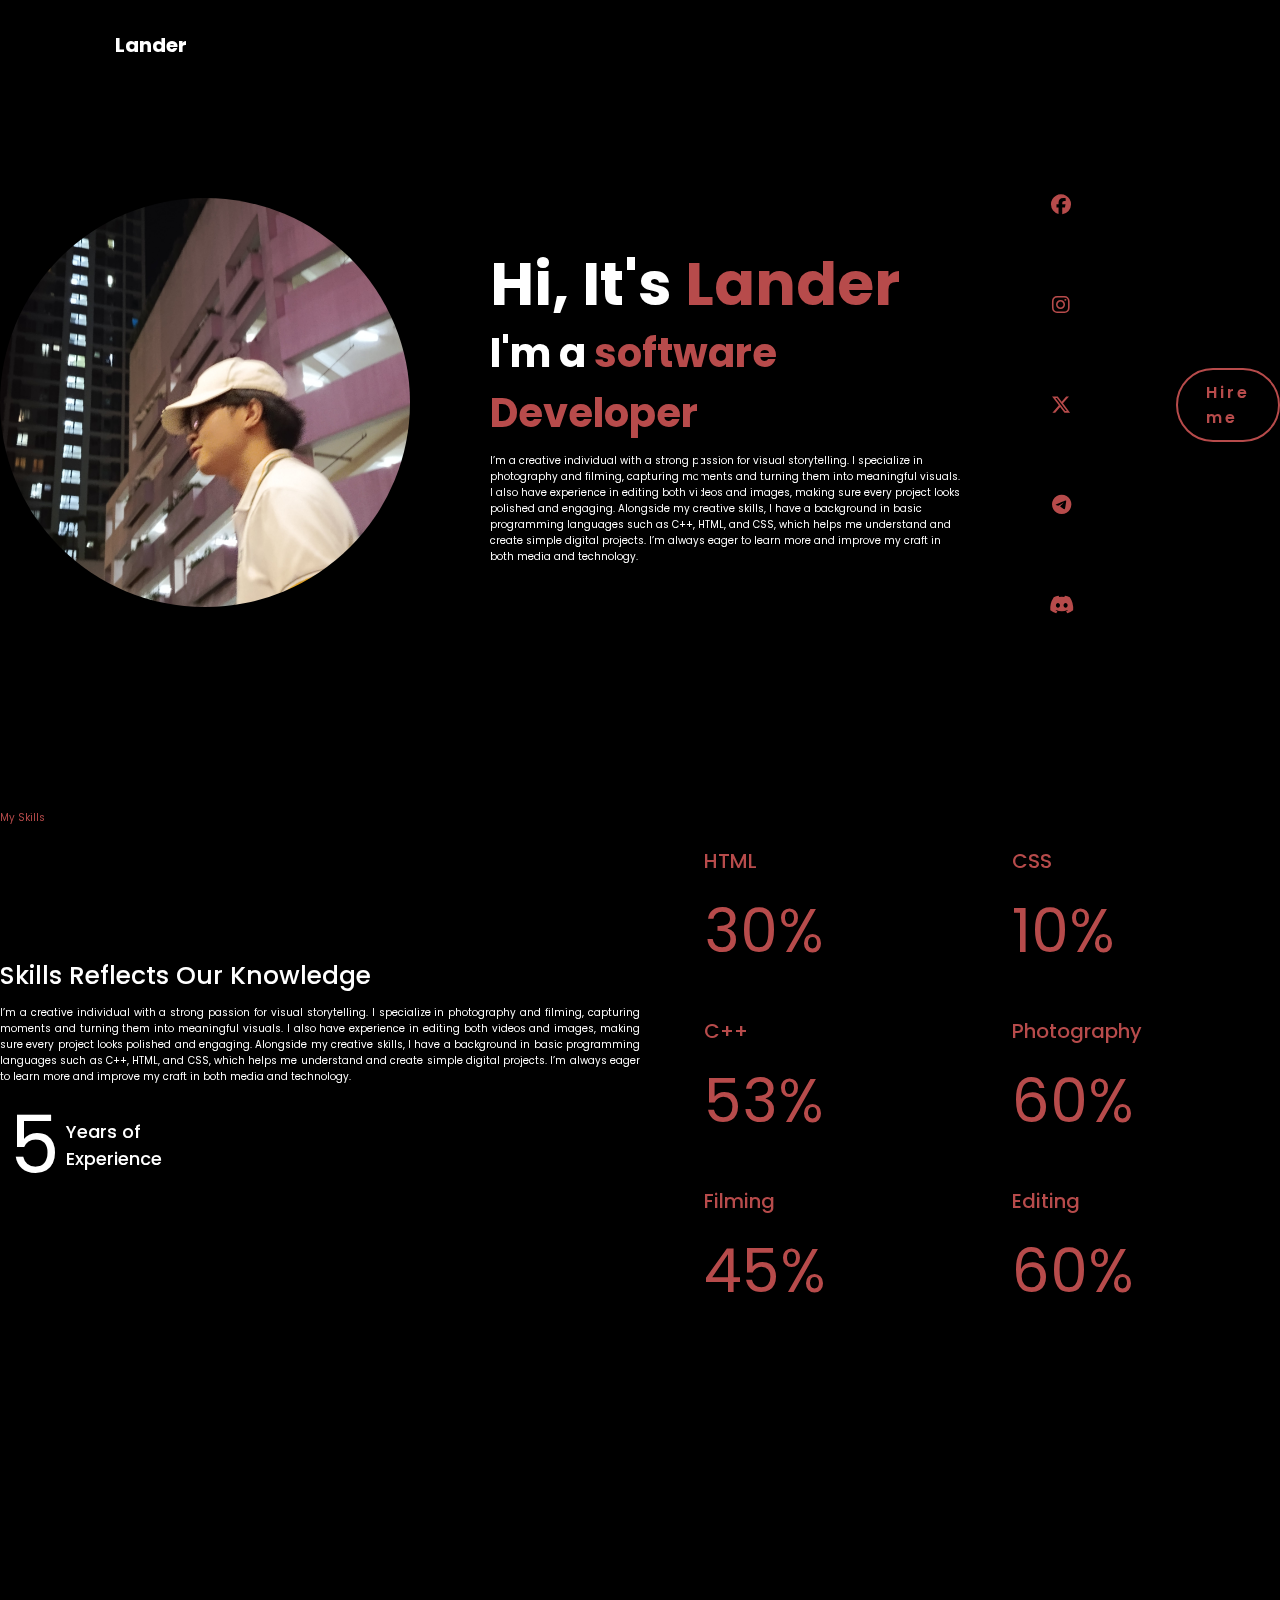
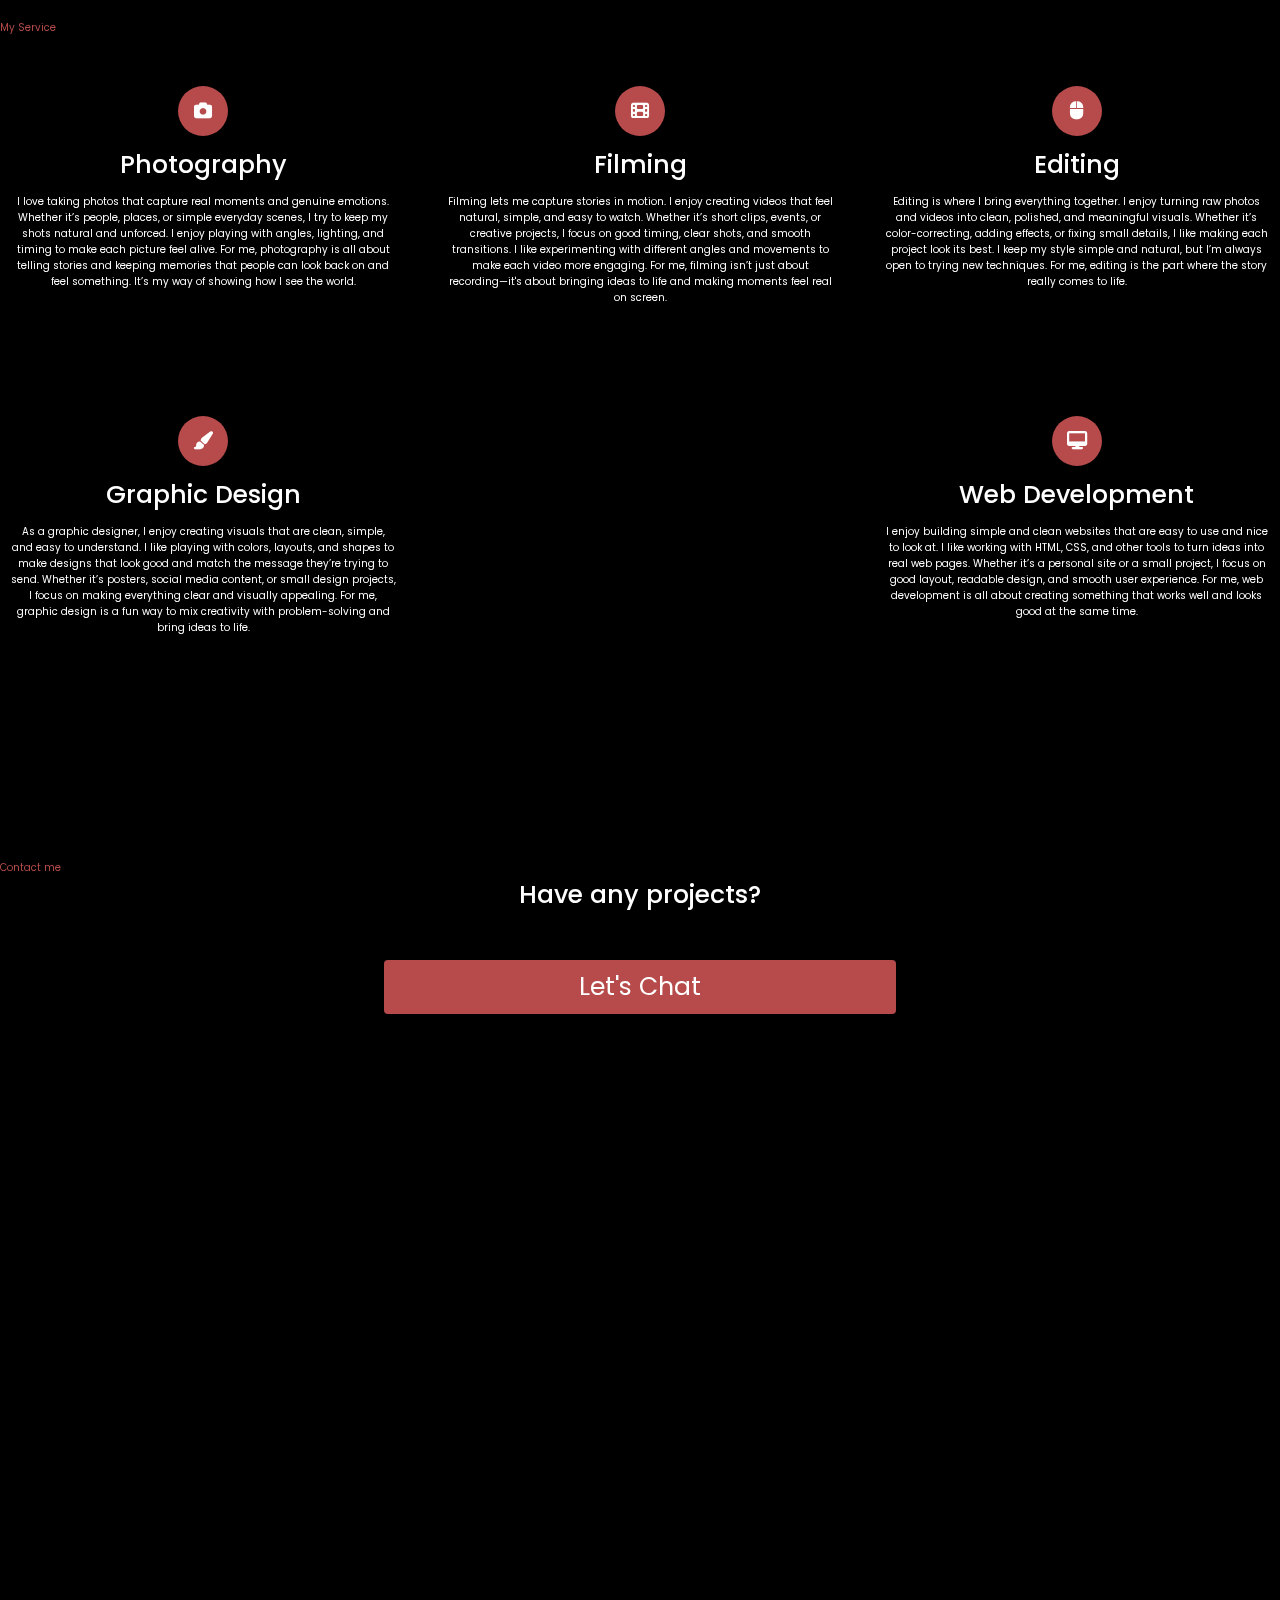
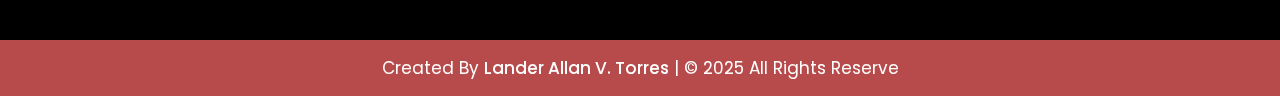
<file: index.html>
<!DOCTYPE html>
<html>
<head>
	<meta charset="utf-8">
	<meta name="viewport" content="width=device-width, initial-scale=1">

	<link rel="stylesheet" href="https://cdnjs.cloudflare.com/ajax/libs/font-awesome/6.5.2/css/all.min.css">
	<link rel="stylesheet" href="style.css">
	<title>My Portfolio</title>


</head>
<body>

	<header>
		<a href="#" class="logo">Lander</a>

		<div>
			<i class="fa-solid fa-bars hamburg" onclick="hamburg()"></i>
		</div>

		<div class="dropdown">
		
	</header>

	<section class="home">
		<div class="home-img">
			<img src="Profile.jpg" alt="" width="300" length="300">
		</div>

		<div class="home-content">
			<h1>Hi, It's <span>Lander</span></h1>
			<h3 class="typing-text">I'm a <span></span></h3>
			<p>I’m a creative individual with a strong passion for visual storytelling. I specialize in photography and filming, capturing moments and turning them into meaningful visuals. I also have experience in editing both videos and images, making sure every project looks polished and engaging. Alongside my creative skills, I have a background in basic programming languages such as C++, HTML, and CSS, which helps me understand and create simple digital projects. I’m always eager to learn more and improve my craft in both media and technology.</p>
		</div>

		<div class="social-icon">
			<a href="https://www.facebook.com/landerallan.torres.5" target="_blanks"> <i class="fa-brands fa-facebook"></i></a>
			<a href="https://www.instagram.com/landerzzz.g/" target="_blanks"> <i class="fa-brands fa-instagram"></i></a>
			<a href="https://x.com/derdersszzz" target="_blanks"> <i class="fa-brands fa-x-twitter"></i></a>
			<a href="#"> <i class="fa-brands fa-telegram"></i></a>
			<a href="#"> <i class="fa-brands fa-discord"></i></a>
		</div>

		<a href="#" class="btn">Hire me</a>

	</section>

	<section class="skills" id="skills">
		<div class="title"><span>My Skills</span></div>

		<div class="skills-details">
			<div class="text">
				<div class="topic">
					Skills Reflects Our Knowledge
				</div>

				<p data-aos="fade-right">I’m a creative individual with a strong passion for visual storytelling. I specialize in photography and filming, capturing moments and turning them into meaningful visuals. I also have experience in editing both videos and images, making sure every project looks polished and engaging. Alongside my creative skills, I have a background in basic programming languages such as C++, HTML, and CSS, which helps me understand and create simple digital projects. I’m always eager to learn more and improve my craft in both media and technology.</p>

				<div class="experience">
					<div class="num">5</div>
					<div class="exp">
						Years of <br/>Experience
					</div>
				</div>
			</div>

			<div class="boxes">
				<div class="box">
					<div class="topic">HTML</div>
					<div class="per">30%</div>
				</div>

				<div class="box">
					<div class="topic">CSS</div>
					<div class="per">10%</div>
				</div>

				<div class="box">
					<div class="topic">C++</div>
					<div class="per">53%</div>
				</div>

				<div class="box">
					<div class="topic">Photography</div>
					<div class="per">60%</div>
				</div>

				<div class="box">
					<div class="topic">Filming</div>
					<div class="per">45%</div>
				</div>

				<div class="box">
					<div class="topic">Editing</div>
					<div class="per">60%</div>
				</div>
			</div>

		</div>
	</section>

	<section class="services" id="services">
		<div class="content">
			<div class="title">
				<span>My Service</span>
			</div>

			<div class="boxes">
				<div class="box">
					<div class="icon">
						<i class="fas fa-camera"></i>
					</div>

					<div class="topic">Photography</div>
					<p>I love taking photos that capture real moments and genuine emotions. Whether it’s people, places, or simple everyday scenes, I try to keep my shots natural and unforced. I enjoy playing with angles, lighting, and timing to make each picture feel alive. For me, photography is all about telling stories and keeping memories that people can look back on and feel something. It’s my way of showing how I see the world.</p>
				</div>

				<div class="box">
					<div class="icon">
						<i class="fas fa-film"></i>
					</div>

					<div class="topic">Filming</div>
					<p>Filming lets me capture stories in motion. I enjoy creating videos that feel natural, simple, and easy to watch. Whether it’s short clips, events, or creative projects, I focus on good timing, clear shots, and smooth transitions. I like experimenting with different angles and movements to make each video more engaging. For me, filming isn’t just about recording—it's about bringing ideas to life and making moments feel real on screen.</p>
				</div>

				<div class="box">
					<div class="icon">
						<i class="fas fa-mouse"></i>
					</div>

					<div class="topic">Editing</div>
					<p>Editing is where I bring everything together. I enjoy turning raw photos and videos into clean, polished, and meaningful visuals. Whether it’s color-correcting, adding effects, or fixing small details, I like making each project look its best. I keep my style simple and natural, but I’m always open to trying new techniques. For me, editing is the part where the story really comes to life.</p>
				</div>

				<div class="box">
					<div class="icon">
						<i class="fas fa-paint-brush"></i>
					</div>

					<div class="topic">Graphic Design</div>
					<p>As a graphic designer, I enjoy creating visuals that are clean, simple, and easy to understand. I like playing with colors, layouts, and shapes to make designs that look good and match the message they’re trying to send. Whether it’s posters, social media content, or small design projects, I focus on making everything clear and visually appealing. For me, graphic design is a fun way to mix creativity with problem-solving and bring ideas to life.</p>
				</div>

				<div class="box">
					<div class="icon">
						<i class="fas fa-desktop"></i>
					</div>

					<div class="topic">Web Development</div>
					<p>I enjoy building simple and clean websites that are easy to use and nice to look at. I like working with HTML, CSS, and other tools to turn ideas into real web pages. Whether it’s a personal site or a small project, I focus on good layout, readable design, and smooth user experience. For me, web development is all about creating something that works well and looks good at the same time.</p>
				</div>
			</div>

		</div>
	</section>

	<section class="contact" id="contact">
		<div class="content">
			<div class="title">
				<span>Contact me</span>
			</div>

			<div class="text">
				<div class="topic">Have any projects?</div>
				

				<div class="button">
					<button>Let's Chat</button>
				</div>
			</div>
		</div>
	</section>

	<footer>
		<div class="text">
			<span>Created By <a href="#">Lander Allan V. Torres</a> | &#169; 2025 All Rights Reserve</span>
		</div>
	</footer>


</body>
</html>
</file>
<file: style.css>
@import url('https://fonts.googleapis.com/css2?family=Poppins%3Awght%40100%3B200%3B300%3B400%3B500%3B600&display=swap%27%29%3B');

*{
	margin: 0;
	padding: 0;
	box-sizing: border-box;
	text-decoration: none;
	scroll-behavior: smooth;
	border: none;
	outline: none;
	font-family: 'Poppins', sans-serif;
}

html{
	font-size: 62.5%;
}

body{
	width: 100%;
	height: auto;
	overflow-x: hidden;
	background-color: black;
	overflow-x: hidden;
	color: white;
}

/* Custom Scroll Bar CSS */
::-webkit-scrollbar {
	width: 10px;
}

::-webkit-scrollbar-track {
	background: white;
}

::-webkit-scrollbar-thumb {
	background: #b74b4b;
	border-radius: 12px;
	transition: all 0.3s ease;
}

::-webkit-scrollbar-thumb:hover {
	background: #b84b4b;
} 

/* Nav bar styling */
nav {
	width: 100%;
	height: 10vh;
}

.nav-container {
	width: 100%;
	height: 100%;
	display: flex;
	justify-content: space-around;
	align-items: center;
}

header{
	margin-top: 20px;
	position: fixed;
	top: 0;
	left: 0;
	width: 100%;
	padding: 1rem 9%;
	background-color: transparent;
	filter: drop-shadow(10px);
	display: flex;
	justify-content: space-between;
	align-items: center;
	z-index: 100;
}

.logo{
	font-size: 2rem;
	color: white;
	font-weight: bold;
	cursor: pointer;
	transition: 0.5s ease;
}

.logo span {
	color: #b74b4b;
	text-shadow: 0 0 10px #b74b4b;
}

.hamburg,
.cancel {
	cursor: pointer;
	position: absolute;
	right: 15px;
	top: 10px;
	color: white;
	opacity: 0;

	pointer-events: none;
	font-size: clamp(2.5rem, 0.5rem + 5vw, 3rem);
}

.nav-container .links{
	display: flex;
}

.nav-container .links a {
	position: relative;
	font-size: 1.2rem;
	color: white;
	margin: 0 20px;
	text-decoration: none;
	font-weight: 550;
	transition: 0.3s linear;
}

.nav-container .links a::before{
	position: absolute;
	content: "";
	bottom: -3px;
	left: 0;
	width: 0%;
	height: 3px;
	background-color: #b74b4b;
	transition: 0.2s linear;
}

.nav-container .links a::before{
	width: 100%;
}

.nav-container .links a:hover{
	color: #b74b4b;
}

.dropdown {
	z-index: 100;
	position: absolute;
	top: 0;
	transform: translateY(-500px);
	width: 100%;
	height: auto;
	backdrop-filter: blur(4px) brightness(40%);

	box-shadow: 0 0 20px black;
	transition: 0.2 linear;
}

.dropdown .links a{
	display: flex;
	color: white;
	text-decoration: none;
	justify-content: center;
	padding: 15px 0;
	align-items: center;
	transition: 0.2 linear;
}

.dropdown .links a:hover {
	background-color: #b74b4b;
}

section{
	width: 100%;
	min-height: 90vh;
}

section .main-container {
	display: flex;
	justify-content: space-between;
	padding-left: 100px;
	align-items: center;
}

.main-container .image {
	width: 500px;
	height: 80pv;
	border-radius: 100%;
	overflow: hidden;
	box-shadow: 0 0 50px #b74b4b;
}

.main-container .image img{
	width: 100%;
}

.main-container .image:hover {
	animation: animate 1.5s ease-in-out infinite;
}

@keyframes animate {

	0%{
		scale: 1;
	}

	50%{
		scale: 1.05;
	}

	100%{
		scale: 1;
	}
}

.main-container .content{
	color: white;
	width: 40%;
}

.content h1{
	font-size: clamp(1rem, 1rem + 5vw, 1.8rem);
}

.content h1 span{
	color: #b74b4b;
	text-shadow: 0 0 10px #b74b4b;
}

.content .typewriter{
	font-size: clamp(1rem, 1rem + 5vw, 2.5rem);
	font-weight: 600;
}

.content .typewriter-text{
	color: #b74b4b;
	text-shadow: 0 0 10px #b74b4b;
}

.content p{
	font-size: clamp(0.4rem, 0.2rem + 9vw, 1rem);
	margin: 10px 0;
}

.social-links i{
	display: inline-flex;
	justify-content: center;
	align-items: center;
	width: 3rem;
	height: 3rem;
	background-color: transparent;
	border: 0.2rem solid #b74b4b;
	border-radius: 50%;
	color: #b74b4b;
	margin: 5px, 15px;
	font-size: 1.5rem;
	transition: 0.2 linear;
}

.social-links i:hover{
	scale: 1.3;
	color: black;
	background-color: #b74b4b;
	filter: drop-shadow( 0 0 10px #b74b4b);
}

.content button{
	width: 50%;
	height: 6vh;
	margin: 30px;
	background-color: #b74b4b;
	color: white;
	border: none;
	outline: none;
	font-size: 120%;
	font-weight: 700;
	border-radius: 5px;
	transition: 0.2 linear;
}

.content button:hover{
	scale: 1.1;
	color: #b74b4b;
	border: 2px solid #b74b4b;
	background-color: transparent;
	font-weight: 700;
	box-shadow: 0 0 40px #b74b4b;
}

/* About section style */
section.content{
	width: 80%;
	margin: 0px auto;
	font-family: 'Poppins', sans-serif;
}

.about .about-details{
	display: flex;
	justify-content: space-between;
	align-items: center;
}

.section .title{
	display: flex;
	justify-content: center;
	margin-bottom: 40px;
}

.section.title span{
	color: white;
	font-size: 30px;
	font-weight: 600;
	position: relative;
	padding-bottom: 8px;
}

section.title span::before,
section.title span::after{
	content: '';
	position: absolute;
	height: 3px;
	width: 100%;
	background: #b74b4b;
	left: 0;
	bottom: 0;
}

section .title span::after{
	bottom: -7px;
	width: 70%;
	left: 50%;
	transform: translateX(-50%);
}

.about .about-details .left{
	width: 45%;
}

.about .left img{
	height: 400px;
	width: 400px;
	object-fit: cover;
	border-radius: 12px;
}

.about-details .right{
	width: 55%;
}

section .topic{
	color: white;
	font-size: 25px;
	font-weight: 500;
	margin-bottom: 10px;
}

.about-details.right p{
	text-align: justify;
	color: white;
}

section .button{
	margin: 16px 0;
}

section .button button{
	outline: none;
	padding: 8px 16px;
	border-radius: 4px;
	font-size: 25px;
	font-weight: 400;
	background: #b74b4b;
	color: #fff;
	borrder: 2px solid transparent;
	cursor: pointer;
	transition: all 0.4s ease;
}

section .button button:hover{
	border-color: #b74b4b;
	background-color: #fff;
	color: #b74b4b;
}

.skills{
	background-color: black;
}

.skills .content{
	padding: 40px 0;
}

.skills .skills-details{
	display: flex;
	justify-content: space-between;
	align-items: center;
}

.skills-details .text{
	width: 50%;
}

.skills-details p{
	color: white;
	text-align: justify;
}

.skills .skills-details .experience{
	display: flex;
	align-items: center;
	margin: 0 10px;
}

.skills-details .experience .num{
	color: white;
	font-size: 80px;
}


.skills-details .experience .exp{
	color: white;
	margin-left: 20px;
	font-size: 18px;
	font-weight: 500;
	margin: 0 6px;
}

.skills-details .boxes{
	width: 45%;
	display: flex;
	flex-wrap: wrap;
	justify-content: space-between;
}

.skills-details .box{
	width: calc(100%/2 - 20px);
	margin: 20px 0;
}

.skills-details .boxes .topic{
	font-size: 20px;
	color: #b74b4b;
}


.skills-details .boxes .per{
	font-size: 60px;
	color: #b74b4b;
}

.services .boxes{
	display: flex;
	flex-wrap: wrap;
	justify-content: space-between;
}

.services .boxes .box{
	margin: 20px 0;
	width: calc(100%/3 - 20px);
	text-align: center;
	border-radius: 12px;
	padding: 30px 10px;
	box-shadow: 0 5px 10px rgba(0, 0, 0, 0.12);
	cursor: default;
	color: white;
	transition: all 0.4s ease;
}

.services .boxes .bos:hover{
	background: #b74b4b;
	color: #fff;
}


.services .boxes .box .icon{
	height: 50px;
	width: 50px;
	background: #b74b4b;
	border-radius: 50%;
	text-align: center;
	line-height: 50px;
	font-size: 18px;
	color: #fff;
	margin: 0 auto 10px auto;
	transition: all 0.4s ease;
}

.boxes .box:hover .icon{
	background-color: #fff;
	color: #b74b4b;
}

.services .boxes .box:hover .topic,
.services .boxes .box:hover p{
	color: white;
	transition: all 0.4s ease;
}

.services .boxes .box:hover .topic,
.services .boxes .box:hover p{
	color: #fff;
}

/* Contact Me CSS */
.contact {
	background: black;
}

.contact .content{
	margin: 0 auto;
	padding: 30px 0;
}

.contact  .text{
	width: 80%;
	text-align: center;
	margin: auto;
}

footer{
	background: #b74b4b;
	padding: 15px 0;
	text-align: center;
	font-family: 'Poppins', sans-serif;
}

footer .text span{
	font-size: 17px;
	font-weight: 400;
	color: #fff;
}

footer .text span a{
	font-weight: 500;
	color: #FFF;
}

footer .text span a:hover{
	text-decoration: underline;
}

.scroll-button a{
	position: fixed;
	bottom: 20px;
	right: 20px;
	color: #fff;
	background: #b74b4b;
	padding: 7px 12px;
	font-size: 18px;
	border-radius: 6px;
	box-shadow: rgba(0,0,0,0.15);
	display: none;
}


@media (max-width: 1000px){
	.about .about-details{
		justify-content: center;
		flex-direction: column;
	}

	.about .about-details .left{
		display: flex;
		justify-content: center;
		width: 100%;
	}

	.about-details .right{
		width: 90%;
		margin: 40px 0;
	}

	.services .boxes .box{
		margin: 20px 0;
		width: calc(100%/2 - 20px);
	}
}

@media (max-width: 900%){
	.about .left img{
		height: 350px;
		width: 350px;
	}
}

@media (max-width: 968px){
	.nav .logo{
	 	position: absolute;
	 	top: 16px;
	 	left: 15px;
	 	font-size: 1.5rem;
	 }

	section .main-container{
		padding-left: 0px;
		display: flex;
		flex-direction: column;
	}

	.nav-container .links{
		display: none;

	}

	.hamburg,
	.cancel{
		opacity: 1;
		pointer-events: visible;
	}

	.main-container .content{
	margin-top: 20px;
	width: 80%;
	}

	.social-links{
		width: 2.5rem;
		height: 2.5rem;
		font-size: 1.5rem;
	}

	.main-container .image{
		z-index: -1;
		width: 50%;
		height: 60%;
	}

	.skills .skills-details{
		align-items: center;
		justify-content: center;
		flex-direction: column;
	}

	.skills-details .text{
		width: 100%;
		margin-bottom: 50px;
	}

	.skills-details .boxes{
		justify-content: center;
		align-items: center;
		width: 100%;
	}

	.services .boxes .box{
		margin: 20px 0;
		width: 100%;
	}

	.contact .text{
		width: 100%;
	}
}

@media (max-width500px){
	main-container .image{
		width: 50%;
		height: 60%;
		margin-bottom: 0px;
	}

	.main-container .content{
		width: 80%;
	}

	.main-container button{
		margin-top: 15px;
	}

	.skills-details .boxes .per{
		font-size: 50px;
		color: #b74b4b;
	}
}





.logo:hover{
	transform: scale(1.1);
}

nav a{
	font-size: 1.8rem;
	color: white;
	margin-left: 4rem;
	font-weight: 500;
	transition: 0.3s ease;
	border-bottom: 3px solid transparent;
}

nav a:hover,
nav a:active{
	color: #b74b4b;
	border-bottom: 3px solid #b74b4b;
}

@media(max-width:995px){
	nav{
		position: absolute;
		display: none;
		top: 0%;
		right: 0;
		width: 40%;
		border-left: 3px solid #b74b4b;
		border-bottom: 3px solid #b74b4b;
		border-bottom-left-radius: 2rem;
		padding: 1rem solid;
		background-color: #161616;
		border-top: 0.1rem solid rgba(0, 0, 0, 0.1);	
	}

	nav.active{
		display: block;
	}

	nav a{
		display: block;
		font-size: 2rem;
		margin: 3rem 0;
	}

	nav a:hover,
	nav a.active{
		padding: 1rem;
		border-radius: 0.5rem;
		border-bottom: 0.5rem solid #b74b4b;
	}
}

.home{
	display: flex;
	justify-content: center;
	align-items: center;
	gap: 8rem;
	background-color: black;
}

.home .home-content h1{
	font-size: 6rem;
	font-weight: 700;
	line-height: 1.3;
}

span{
	color: #b74b4b;
}

.home-content h3{
	font-size: 4rem;
	margin-bottom: 1rem;
	font-weight: 700;
}

.home-img{
	border-radius: 50%;
}

.home-img img{
	position: relative;
	width: 32vw;
	border-radius: 50%;
	box-shadow: 0 0 25px solid #b74b4b;
	cursor: pointer;
	transition: 0.2s linear;
}

.home-img img:hover{
	font-size: 1.8rem;
	font-weight: 500;
}

.social-icon a{
	display: inline-flex;
	justify-content: center;
	align-items: center;
	width: 4rem;
	height: 4rem;
	background-color: transparent;
	border. 0.2rem solid #b74b4b;
	font-size: 2rem;
	border-radius: 50%;
	margin: 3rem 1.5rem 3rem 0;
	transition: 0.3s ease;
	color: #b74b4b;
}

.social-icon a:hover{
	color: black;
	transform: scale(1.3) translateY(-5px);
	background-color: #b74b4b;
	box-shadow: 0 0 25px #b74b4b;
}

.btn{
	display: inline-block;
	padding: 1rem 2.8rem;
	background-color: black;
	border-radius: 4rem;
	font-size: 1.6rem;
	color: #b74b4b;
	letter-spacing: 0.3rem;
	font-weight: 600;
	border: 2px solid #b74b4b;
	transition: 0.3s ease;
	cursor: pointer;
}

.btn.hover{
	transform: scale3d(1.03);
	background-color: #b74b4b;
	color: black;
	box-shadow: 0 0 25px #b74b4b;
}

.typing-text{
	font-size: 34px;
	font-weight: 500;
	min-width: 280px;
}

.typing-text span{
	position: relative;
}

.typing-text span::before{
	content: "software Developer";
	color: #b74b4b;
	animation: words 20s infinite;
}

.typing-text span::after{
	content: "";
	background-color: transparent;
	position: absolute;
	width: calc(100% + 8px);
	height: 100%;
	border-left: 3px solid black;
	right: -8;
	animation: cursor 0.6s infinite;
}

@keyframes cursor{
	to{
		border-left: 2px solid #b74b4b;
	}
}

@keyframes words{
	0%, 20%{
		content: "Photographer";
	}

	21%, 40%{
		content: "Video Editor";
	}

	41%, 60%{
		content: "Film maker";
	}

	61%, 80%{
		content: "Programmer";
	}

	81%, 100%{
		content: "Web Designer";
	}
}

@media (max-width:1000px){
	.home{
		gap:4rem;
	}
}

@media (max-width: 995px){
	.home{
		flex-direction: column;
		margin: 5rem 4rem;
	}

	.home .home-content h3{
		font-size: 2.5rem;
	}

	.home .home-content h1{
		font-size: 5rem;
	}

	.home .home-img{
		width: 70vh;
		margin-top: 4rem;
	}
}
</file>
